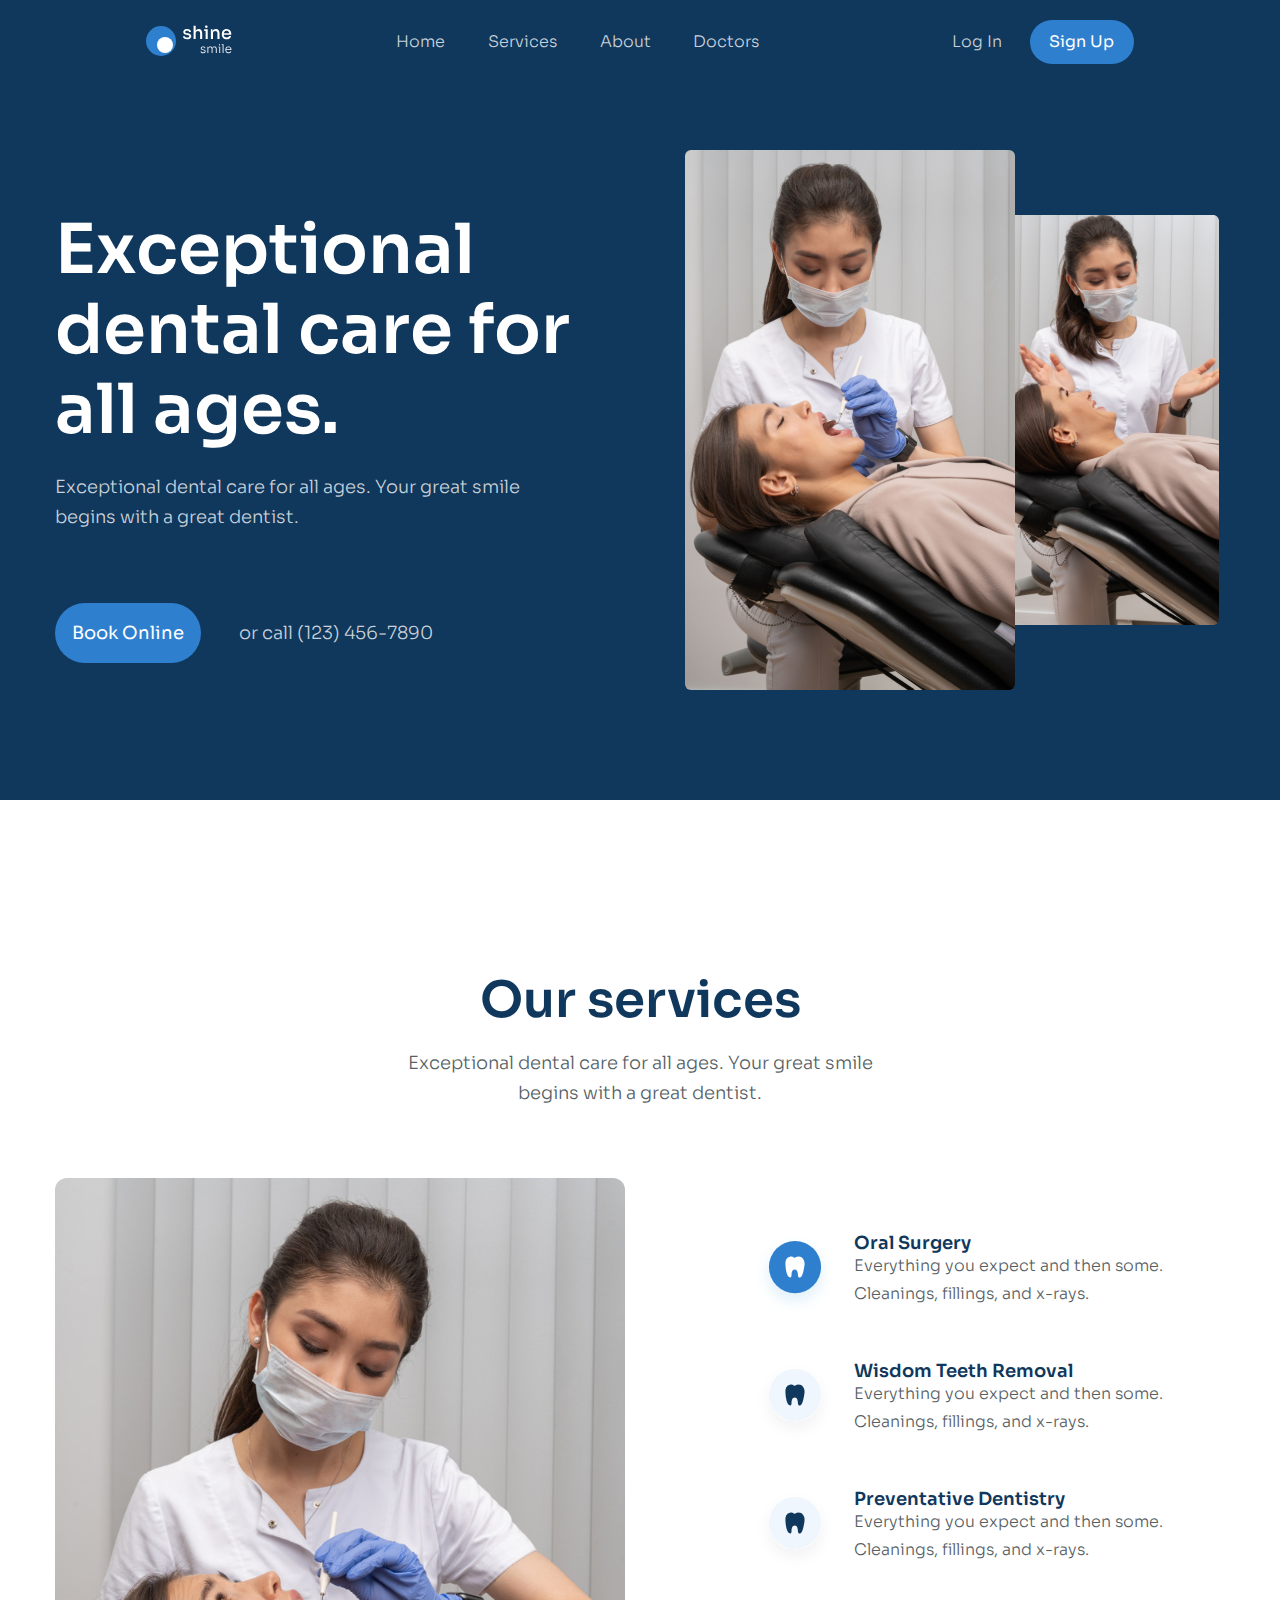
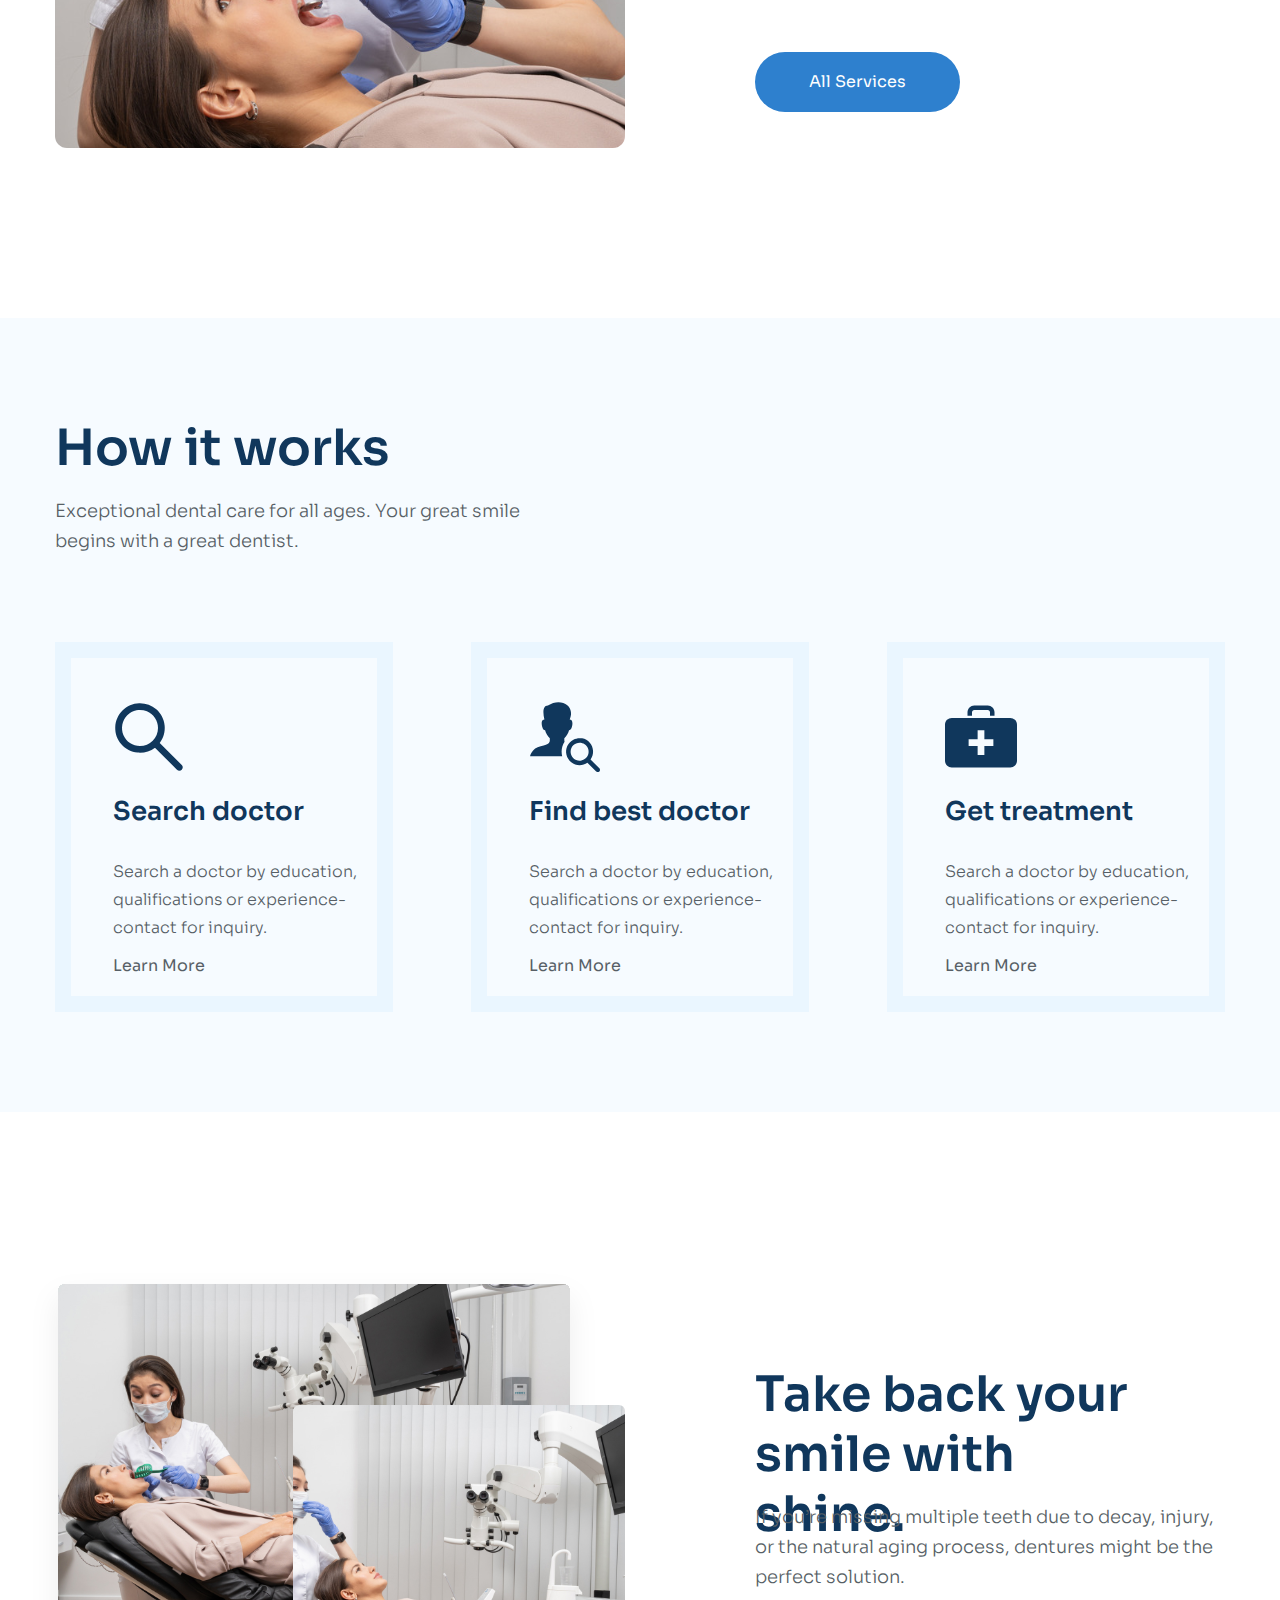
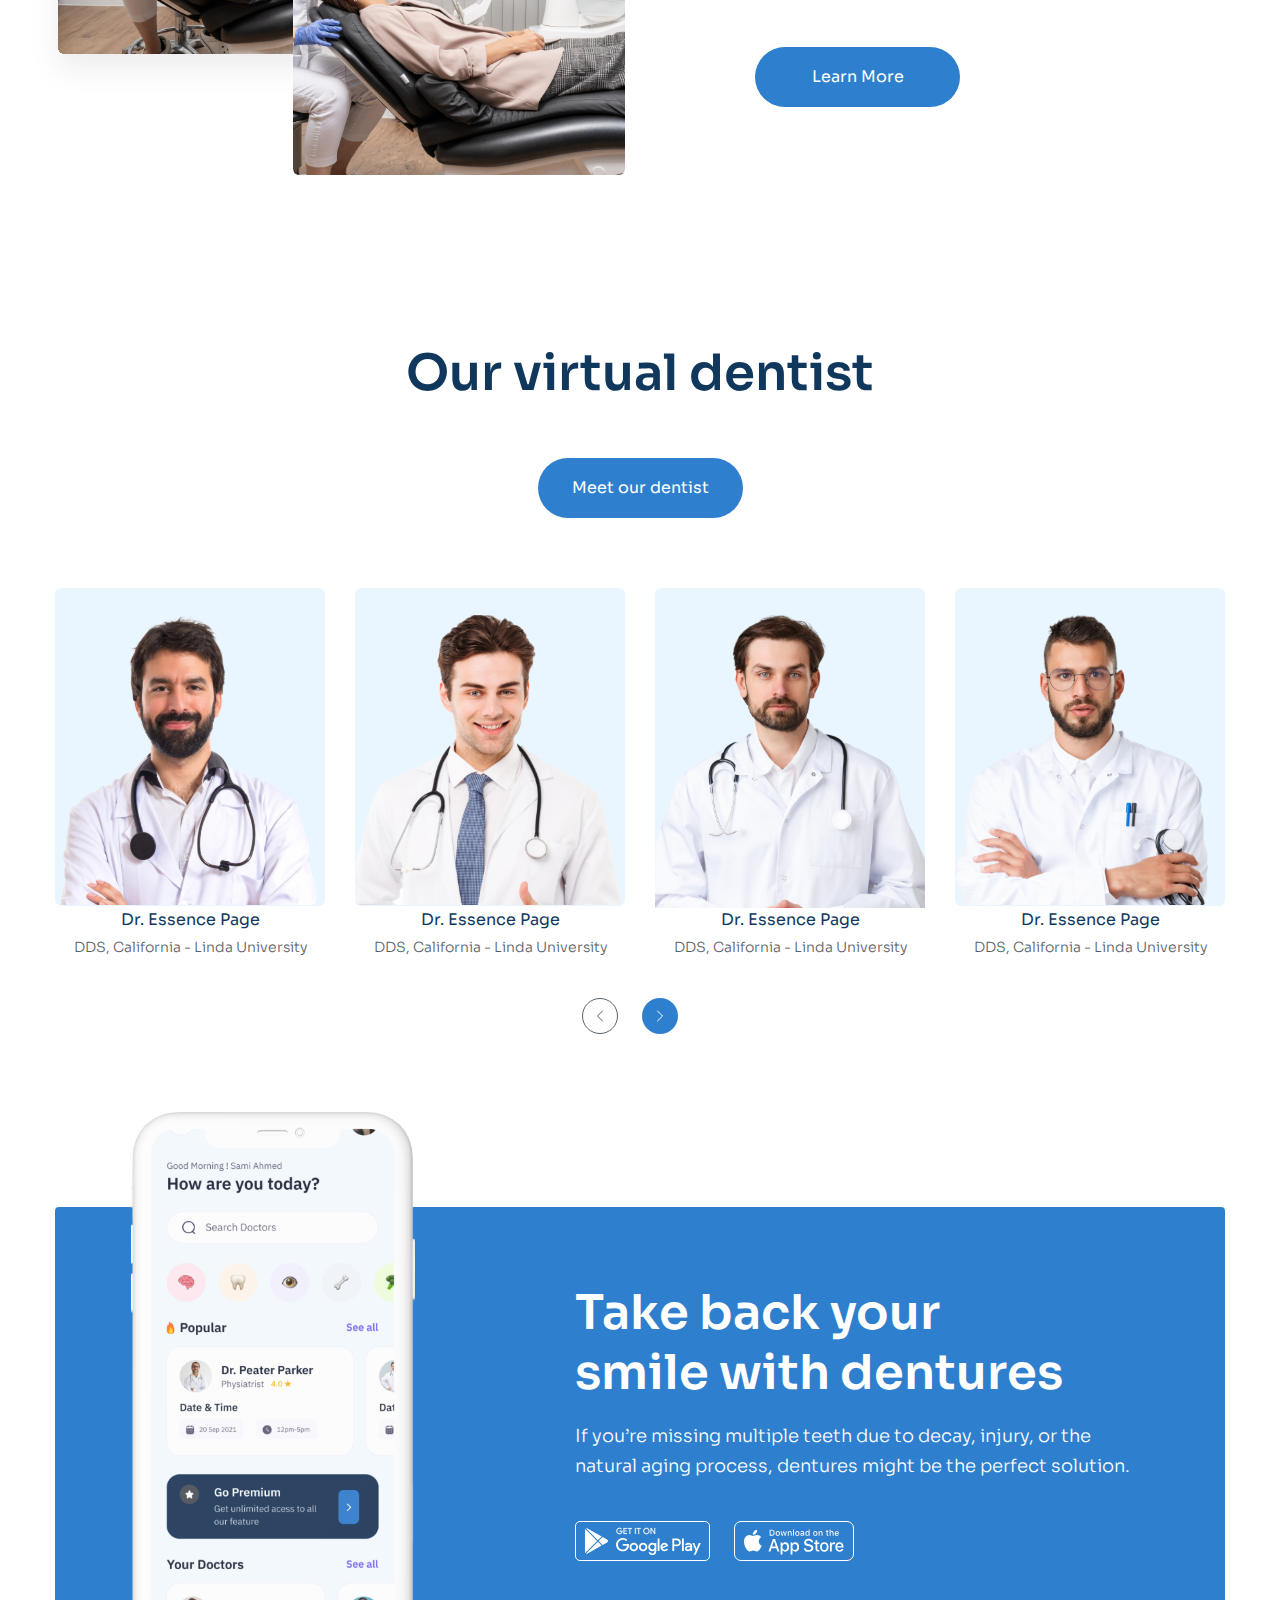
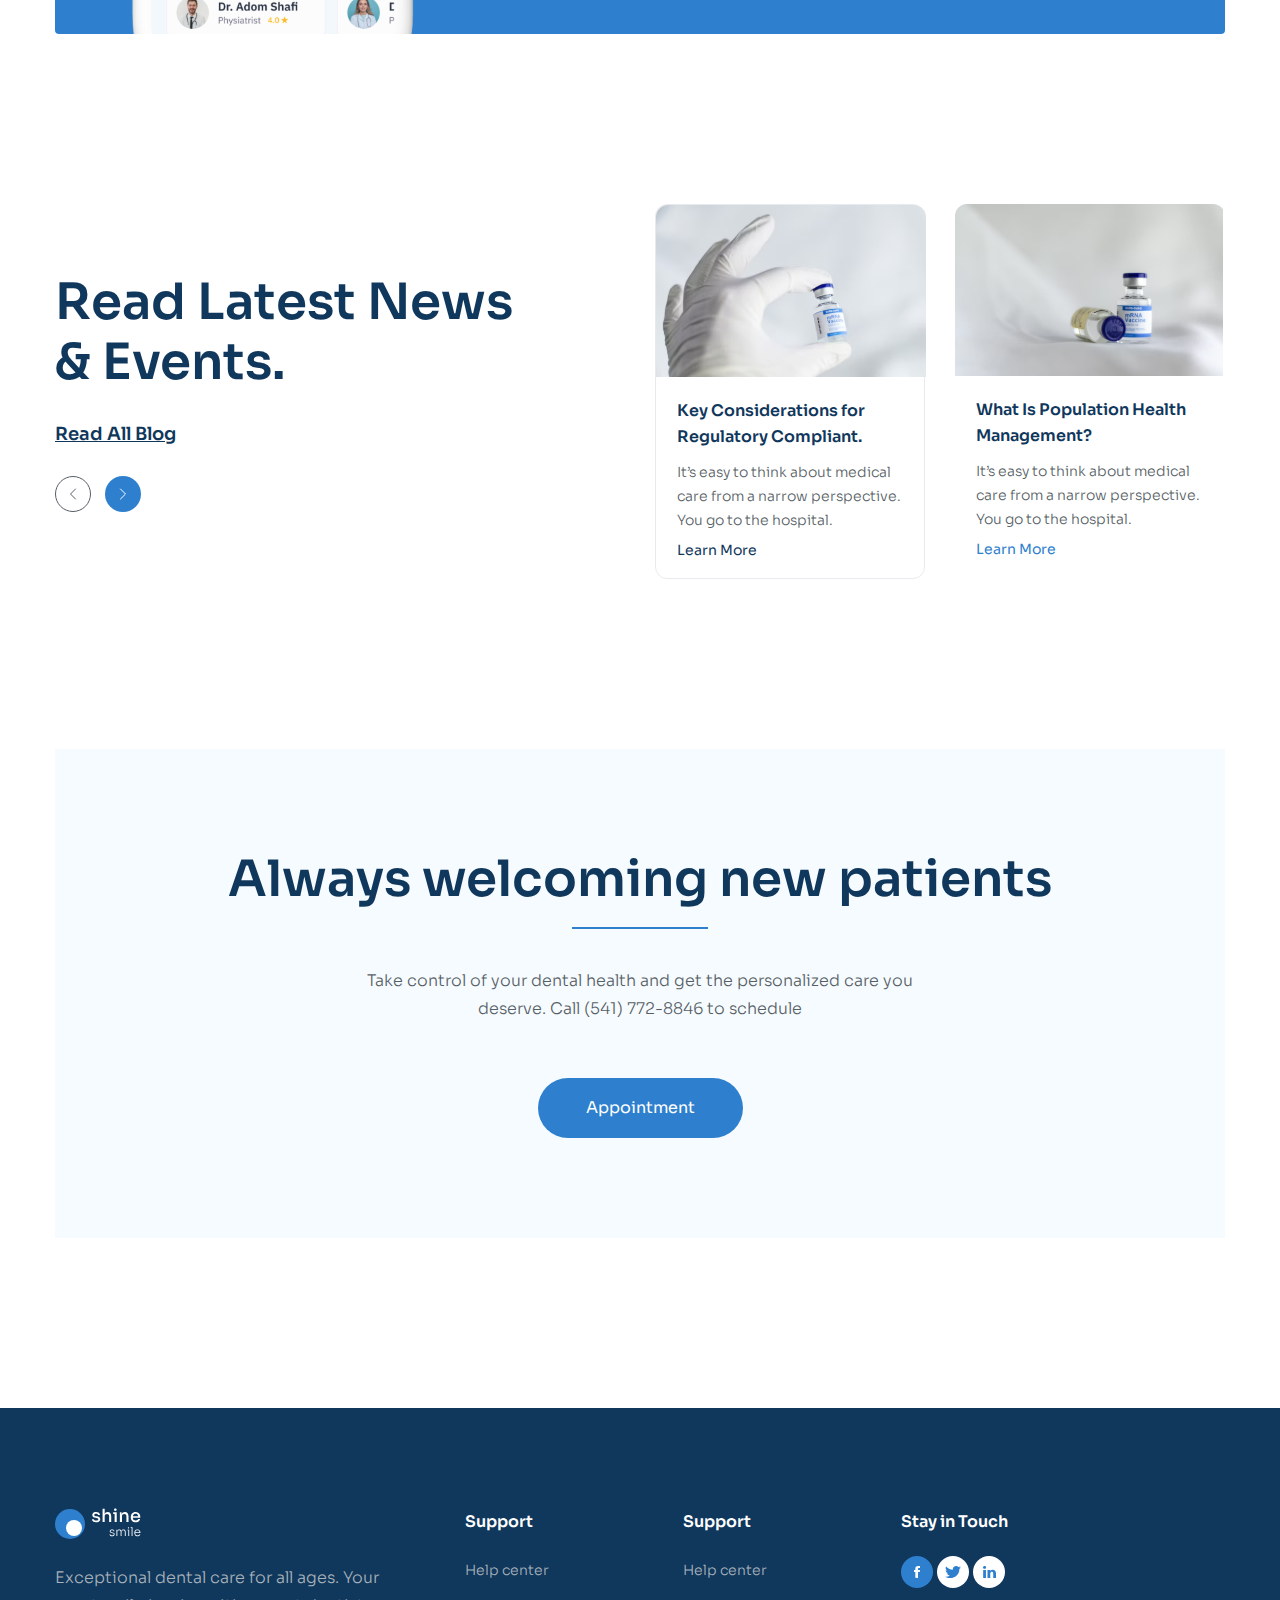
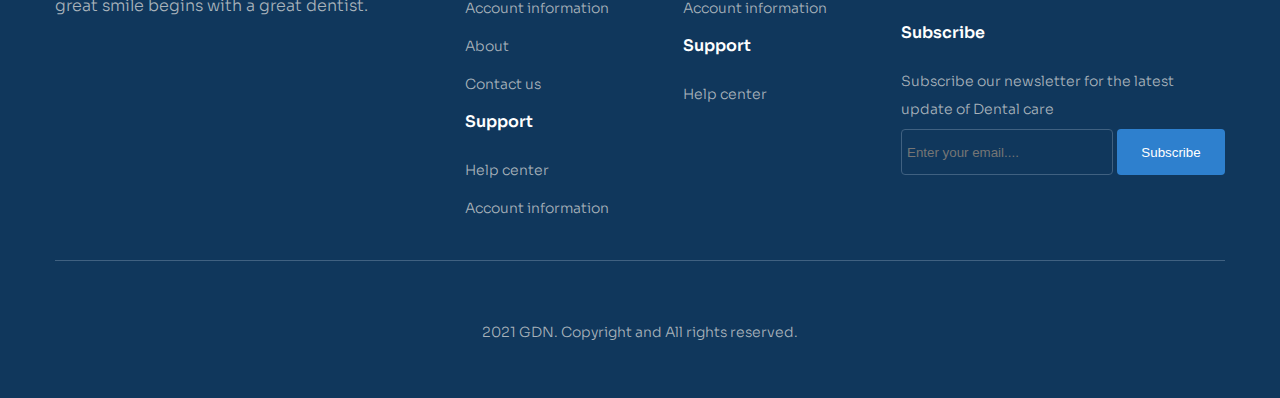
<file: index.html>
<!DOCTYPE html>
<html lang="en">
  <head>
    <meta charset="UTF-8" />
    <meta name="viewport" content="width=device-width, initial-scale=1.0" />
    <link rel="stylesheet" href="./reset.css" />
    <link rel="preconnect" href="https://fonts.googleapis.com" />
    <link rel="preconnect" href="https://fonts.gstatic.com" crossorigin />
    <link
      href="https://fonts.googleapis.com/css2?family=Sora:wght@100..800&display=swap"
      rel="stylesheet"
    />
    <link rel="stylesheet" href="./style.css" />
    <title>Document</title>
  </head>
  <body>
    <header class="header">
      <div class="container">
        <div class="navigation">
          <div class="logo">
            <a href="">
              <img src="./img/Logo.svg" alt="" />
            </a>
          </div>
          <div class="nav">
            <ul>
              <li>
                <a class="nav_button nav_active" href="">Home</a>
              </li>
              <li>
                <a class="nav_button" href="">Services</a>
              </li>
              <li>
                <a class="nav_button" href="">About</a>
              </li>
              <li>
                <a class="nav_button" href="">Doctors</a>
              </li>
            </ul>
          </div>
          <div class="button">
            <a class="btn" href="">Log In</a>
            <a class="btn btn_button" href="">Sign Up</a>
          </div>
        </div>
        <div class="nav_content">
          <div class="nav_text">
            <h1>Exceptional dental care for all ages.</h1>
            <p>
              Exceptional dental care for all ages. Your great smile begins with
              a great dentist.
            </p>
            <div class="book_online">
              <a class="btn_all" href="">Book Online</a>
              <p>or call (123) 456-7890</p>
            </div>
          </div>
          <div class="nav_img">
            <img class="img_first" src="./img/Rectangle 10.svg" alt="" />
            <img src="./img/Rectangle 8.svg" alt="" />
          </div>
        </div>
      </div>
    </header>
    <main>
      <div class="services">
        <div class="container">
          <div class="services_text">
            <h2>Our services</h2>
            <p>
              Exceptional dental care for all ages. Your great smile begins with
              a great dentist.
            </p>
          </div>
          <div class="services_content">
            <img class="sv_img" src="./img/Rectangle 19.svg" alt="" />
            <div class="services_card">
              <div class="cards card_active">
                <img src="./img/Group 4214.svg" alt="" />
                <div class="sv_text">
                  <h3>Oral Surgery</h3>
                  <p>
                    Everything you expect and then some. Cleanings, fillings,
                    and x-rays.
                  </p>
                </div>
              </div>
              <div class="cards">
                <img src="./img/Group 4214 (1)].svg" alt="" />
                <div class="sv_text">
                  <h3>Wisdom Teeth Removal</h3>
                  <p>
                    Everything you expect and then some. Cleanings, fillings,
                    and x-rays.
                  </p>
                </div>
              </div>
              <div class="cards">
                <img src="./img/Group 4214 (1)].svg" alt="" />
                <div class="sv_text">
                  <h3>Preventative Dentistry</h3>
                  <p>
                    Everything you expect and then some. Cleanings, fillings,
                    and x-rays.
                  </p>
                </div>
              </div>
              <a class="btn_all" href="">All Services</a>
            </div>
          </div>
        </div>
      </div>
      <div class="works">
        <div class="container">
          <div class="work_text">
            <h2>How it works</h2>
            <p>
              Exceptional dental care for all ages. Your great smile begins with
              a great dentist.
            </p>
          </div>
          <div class="work_card">
            <div class="card_2 card_2_active">
              <img src="./img/Orion_search.svg" alt="" />
              <h3>Search doctor</h3>
              <p>
                Search a doctor by education, qualifications or
                experience-contact for inquiry.
              </p>
              <a class="learn_more_active" href="">Learn More</a>
            </div>
            <div class="card_2">
              <img src="./img/Orion_find-user.svg" alt="" />
              <h3>Find best doctor</h3>
              <p>
                Search a doctor by education, qualifications or
                experience-contact for inquiry.
              </p>
              <a href="">Learn More</a>
            </div>
            <div class="card_2">
              <img src="./img/Orion_first-aid-kit.svg" alt="" />
              <h3>Get treatment</h3>
              <p>
                Search a doctor by education, qualifications or
                experience-contact for inquiry.
              </p>
              <a href="">Learn More</a>
            </div>
          </div>
        </div>
      </div>
      <div class="about_us">
        <div class="container">
          <div class="about_content">
            <div class="about_img">
              <img class="about_img_1" src="./img/Rectangle 4450.svg" alt="" />
              <img class="about_img_2" src="./img/Rectangle 4449.svg" alt="" />
            </div>
            <div class="about_text">
              <h2>Take back your smile with shine.</h2>
              <p>
                If you’re missing multiple teeth due to decay, injury, or the
                natural aging process, dentures might be the perfect solution.
              </p>
              <a class="btn_all" href="">Learn More</a>
            </div>
          </div>
        </div>
      </div>
      <div class="team">
        <div class="container">
          <div class="team_text">
            <h2>Our virtual dentist</h2>
            <a class="btn_all" href="">Meet our dentist</a>
          </div>
          <div class="team_img">
            <div class="team_card">
              <div class="card_avt">
                <img src="./img/Rectangle 4451.svg" alt="" />
                <img
                  class="avt_2"
                  src="./img/doctor-with-his-arms-crossed-white-background_ccexpress.svg"
                  alt=""
                />
              </div>
              <h4>Dr. Essence Page</h4>
              <p>DDS, California - Linda University</p>
            </div>
            <div class="team_card">
              <div class="card_avt">
                <img src="./img/Rectangle 4451.svg" alt="" />
                <img
                  class="avt_2"
                  src="./img/portrait-smiling-handsome-male-doctor-man_ccexpress.svg"
                  alt=""
                />
              </div>
              <h4>Dr. Essence Page</h4>
              <p>DDS, California - Linda University</p>
            </div>
            <div class="team_card">
              <div class="card_avt">
                <img src="./img/Rectangle 4451.svg" alt="" />
                <img
                  class="avt_2"
                  src="./img/hospital-healthcare-workers-covid-19-treatment-concept-young-doctor-scrubs-making-daily-errands-clinic-listening-patient-symptoms-look-camera-professional-physician-curing-diseases_ccexpress.svg"
                  alt=""
                />
              </div>
              <h4>Dr. Essence Page</h4>
              <p>DDS, California - Linda University</p>
            </div>
            <div class="team_card">
              <div class="card_avt">
                <img src="./img/Rectangle 4451.svg" alt="" />
                <img
                  class="avt_2"
                  src="./img/healthcare-workers-coronavirus-covid-19-pandemic-insurance-concept-close-up-serious-young-doctor-white-coat-glasses-listen-closely-patient-cross-arms-chest-holding-stethoscope_ccexpress 1.svg"
                  alt=""
                />
              </div>
              <h4>Dr. Essence Page</h4>
              <p>DDS, California - Linda University</p>
            </div>
          </div>
          <div class="button_br">
            <a href=""><img src="./img/Group 4219.svg" alt="" /></a>
            <a href=""><img src="./img/Group 4218.svg" alt="" /></a>
          </div>
        </div>
      </div>
      <div class="cta">
        <div class="container">
          <div class="cta_content">
            <div class="cta_left">
              <img class="phone" src="./img/Rectangle.svg" alt="" />
            </div>
            <div class="cta_right">
              <h2>Take back your smile with dentures</h2>
              <p>
                If you’re missing multiple teeth due to decay, injury, or the
                natural aging process, dentures might be the perfect solution.
              </p>
              <div class="logo_icon">
                <a href=""
                  ><img
                    class="logo_new"
                    src="./img/Google Play outline badge.svg"
                    alt=""
                /></a>
                <a href=""
                  ><img
                    class="logo_new"
                    src="./img/App Store outline badge.svg"
                    alt=""
                /></a>
              </div>
            </div>
          </div>
        </div>
      </div>
      <div class="blog">
        <div class="container">
          <div class="blog_content">
            <div class="blog_left">
              <h2>Read Latest News & Events.</h2>
              <a href="">Read All Blog</a>
              <div class="blog_next">
                <a href=""><img src="./img/Group 4219.svg" alt="" /></a>
                <a href=""><img src="./img/Group 4218.svg" alt="" /></a>
              </div>
            </div>
            <div class="blog_right">
              <div class="blog_card blog_1">
                <img src="./img/Image.svg" alt="" />
                <div class="blog_text">
                  <h3>Key Considerations for Regulatory Compliant.</h3>
                  <p>
                    It’s easy to think about medical care from a narrow
                    perspective. You go to the hospital.
                  </p>
                  <a href="">Learn More</a>
                </div>
              </div>
              <div class="blog_card blog_2">
                <img src="./img/Image (1).svg" alt="" />
                <div class="blog_text">
                  <h3>What Is Population Health Management?</h3>
                  <p>
                    It’s easy to think about medical care from a narrow
                    perspective. You go to the hospital.
                  </p>
                  <a href="">Learn More</a>
                </div>
              </div>
            </div>
          </div>
        </div>
      </div>
      <div class="cta_2">
        <div class="container">
          <div class="cta_2_content">
            <h2>Always welcoming new patients</h2>
            <p>
              Take control of your dental health and get the personalized care
              you deserve. Call (541) 772-8846 to schedule
            </p>
            <a class="btn_all" href="">Appointment</a>
          </div>
        </div>
      </div>
    </main>
    <footer class="footer">
      <div class="container">
        <div class="footer_content">
          <div class="footer_ct_1">
            <img src="./img/Logo.svg" alt="" />
            <p>
              Exceptional dental care for all ages. Your great smile begins with
              a great dentist.
            </p>
          </div>
          <div class="footer_ct_2">
            <div class="ct_2_top">
              <h4>Support</h4>
              <p>Help center</p>
              <p>Account information</p>
              <p>About</p>
              <p>Contact us</p>
            </div>
            <div class="ct_2_bot">
              <h4>Support</h4>
              <p>Help center</p>
              <p>Account information</p>
            </div>
          </div>
          <div class="footer_ct_2">
            <div class="ct_2_top">
              <h4>Support</h4>
              <p>Help center</p>
              <p>Account information</p>
            </div>
            <div class="ct_2_bot">
              <h4>Support</h4>
              <p>Help center</p>
            </div>
          </div>
          <div class="footer_ct_4">
            <div class="ct_4_top">
              <h4>Stay in Touch</h4>
              <div class="social">
                <a href="">
                  <img src="./img/Group 431.svg" alt="" />
                </a>
                <a href="">
                  <img src="./img/Group 432.svg" alt="" />
                </a>
                <a href="">
                  <img src="./img/Group 433.svg" alt="" />
                </a>
              </div>
            </div>
            <div class="ct_4_bot">
              <h4>Subscribe</h4>
              <p>
                Subscribe our newsletter for the latest update of Dental care
              </p>
              <div class="text_bt">
                <input type="text" placeholder="Enter your email...." />
                <button>Subscribe</button>
              </div>
            </div>
          </div>
        </div>
        <div class="no_copy">
          <p>2021 GDN. Copyright and All rights reserved.</p>
        </div>
      </div>
    </footer>
  </body>
</html>
</file>
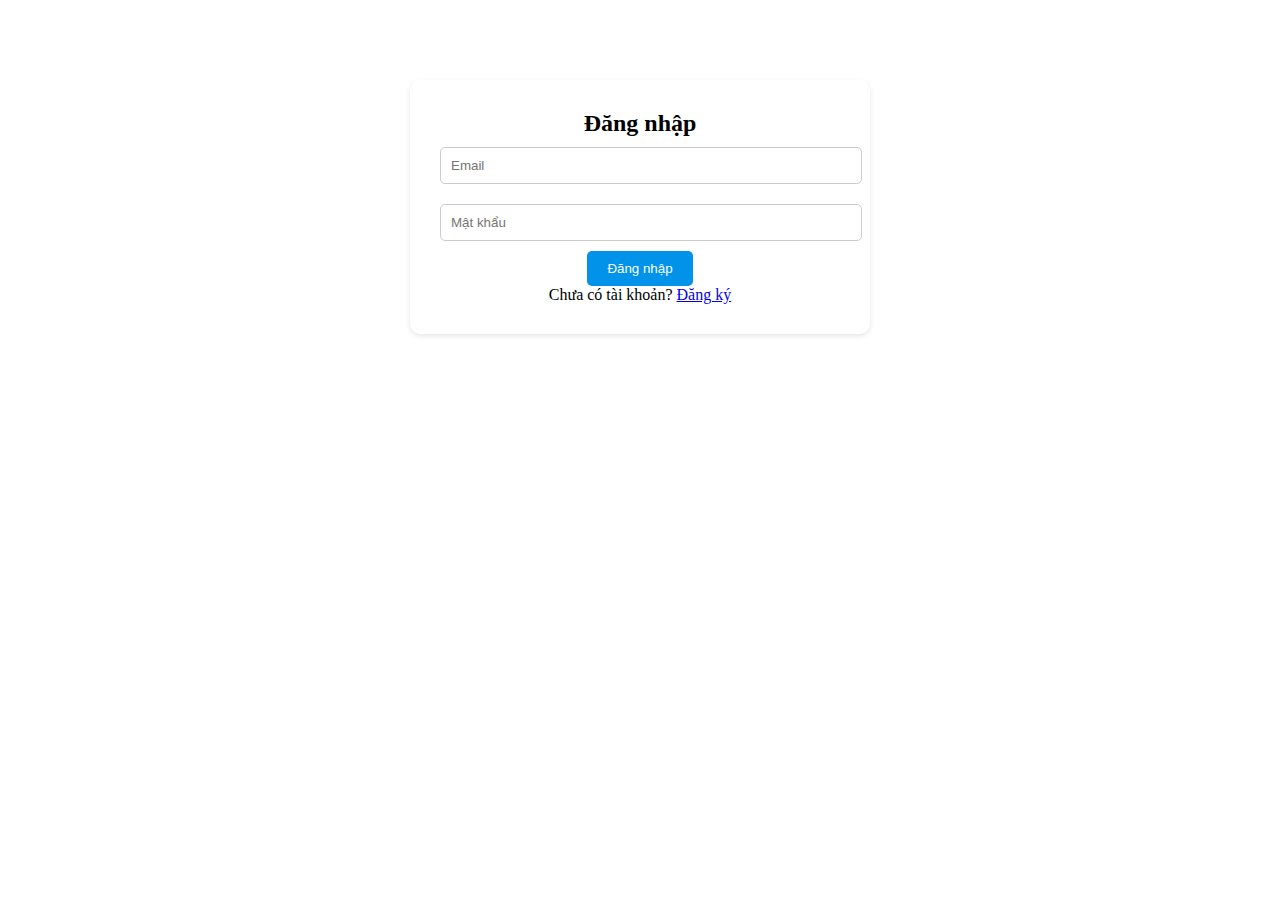
<file: login.html>
<!DOCTYPE html>
<html lang="vi">
  <head>
    <meta charset="UTF-8" />
    <meta name="viewport" content="width=device-width, initial-scale=1.0" />
    <title>Đăng nhập - Shine Smile</title>
    <link rel="icon" type="image/png" href="./img/Group 105.svg" />
    <link rel="stylesheet" href="style2.css" />
  </head>
  <body>
    <div class="form-container">
      <h2>Đăng nhập</h2>
      <form onsubmit="loginUser(event)">
        <input type="email" id="login-email" placeholder="Email" required />
        <input
          type="password"
          id="login-password"
          placeholder="Mật khẩu"
          required
        />
        <button type="submit">Đăng nhập</button>
      </form>
      <p>Chưa có tài khoản? <a href="./register.html">Đăng ký</a></p>
    </div>

    <script src="main.js"></script>
  </body>
</html>
</file>
<file: style.css>
* {
  box-sizing: border-box;
}
html {
  scroll-behavior: smooth;
}
body {
  font-family: "Sora";
}
a {
  text-decoration: none;
}
header {
  background-color: #10375c;
}
.container {
  width: 1170px;
  margin: 0 auto;
}
.navigation {
  padding: 20px 5%;
  display: flex;
  justify-content: space-around;
  align-items: center;
  position: fixed;
  top: 0;
  left: 0;
  width: 100%;
  z-index: 1000;
  background-color: #10375c;
  transition: 0.5s;
}
.navigation.scrolled {
  padding: 10px 5%;
  background-color: #406181;
}
.nav {
  width: 363px;
}
.h1_nav{
  animation: 1s infinite;
}
.nav ul {
  display: flex;
  justify-content: space-between;
}
.nav .nav_button {
  font-weight: 300;
  font-size: 16px;
  line-height: 28px;
  color: #c9d2da;
  transition: 0.5s;
}
.nav_button:hover {
  font-weight: 400;
  font-size: 16px;
  line-height: 28px;
  color: #2e80ce;
}
.button .btn {
  font-weight: 300;
  font-style: Light;
  font-size: 16px;
  line-height: 28px;
  color: #c9d2da;
  margin-left: 28px;
  transition: 0.5s;
}
.btn:hover {
  color: #2e80ce;
  transform: scale(1.05);
}
.button {
  display: flex;
  align-items: baseline;
}
.button .btn_button {
  position: relative;
  display: block;
  width: 104px;
  font-weight: 400;
  font-size: 16px;
  line-height: 44px;
  letter-spacing: 0%;
  background-color: #2e80ce;
  text-align: center;
  color: #fff;
  border-radius: 40px;
  overflow: hidden;
  transition: 0.5s;
}
.button span {
  position: relative;
  z-index: 1;
}
a.btn_button::after {
  content: "";
  display: block;
  position: absolute;
  top: 0;
  left: 0;
  bottom: 0;
  width: 0;
  background-color: #fff;
  transition: 0.5s;
}
.btn_button:hover::after {
  width: 100%;
}
.btn_button:hover {
  color: #10375c;
  transform: scale(1.05);
}
.nav_content {
  padding-top: 150px;
  display: flex;
  padding-bottom: 110px;
}
.nav_text {
  padding-top: 60px;
  width: 517px;
  height: 420px;
  margin-right: 113px;
}
.nav_text h1 {
  width: 517px;
  height: 240px;
  font-weight: 600;
  font-size: 69px;
  line-height: 80px;
  color: #fff;
}
.nav_text p {
  padding-top: 22px;
  width: 468px;
  height: 60px;
  font-family: Sora;
  font-weight: 300;
  font-size: 18px;
  line-height: 30px;
  color: #c9d2da;
}
.book_online {
  padding-top: 38px;
  display: flex;
  align-items: baseline;
  gap: 38px;
}
.book_online a {
  display: inline-block;
  width: 205px;
  line-height: 60px;
  background-color: #2e80ce;
  color: #fff;
  text-align: center;
  border-radius: 30px;
  font-weight: 400;
  font-size: 18px;
}
.nav_img {
  display: flex;
  border-top-right-radius: 6px;
  border-bottom-right-radius: 6px;
}
.img_first {
  margin-right: -6px;
  z-index: 1;
}
.services {
  padding: 170px 0;
}
.services_text h2 {
  font-weight: 600;
  font-size: 50px;
  line-height: 60px;
  letter-spacing: -2%;
  text-align: center;
  color: #10375c;
}
.services_text p {
  padding-top: 18px;
  margin: 0 auto;
  width: 468px;
  height: 60px;
  font-family: Sora;
  font-weight: 300;
  font-size: 18px;
  line-height: 30px;
  letter-spacing: 0%;
  color: #575f66;
  text-align: center;
}
.services_content {
  display: flex;
  justify-content: space-between;
}
img.sv_img {
  padding-top: 88px;
}
.services_card {
  padding-top: 123px;
  width: 470px;
  height: 499px;
}
.cards {
  display: flex;
  width: 470px;
  height: 128px;
  transition: 0.5s;
}
.cards img {
  margin-top: 21px;
  width: 80px;
  height: 80px;
}
.sv_text {
  padding-top: 21px;
  padding-left: 19px;
}
.cards h3 {
  font-weight: 600;
  font-size: 18px;
  line-height: 100%;
  letter-spacing: 0%;
  color: #10375c;
}
.cards p {
  width: 351px;
  height: 56px;
  font-weight: 300;
  font-style: Light;
  font-size: 16px;
  line-height: 28px;
  letter-spacing: 0%;
  color: #575f66;
}
.cards:hover {
  box-shadow: 0 14px 28px #0000000d;
  transform: translateY(-5px);
}
.btn_all {
  position: relative;
  overflow: hidden;
  display: inline-block;
  margin-top: 55px;
  width: 205px;
  line-height: 60px;
  border-radius: 30px;
  background-color: #2e80ce;
  text-align: center;
  color: #fff;
  transition: 0.5s;
}
.btn_all::after {
  content: "";
  display: block;
  position: absolute;
  bottom: 0;
  right: 0;
  left: 0;
  height: 0;
  background-color: #406181;
  transition: 0.5s;
}
.btn_all:hover {
  color: #2e80ce;
}
.btn_all:hover::after {
  top: 0;
  height: 100%;
}
.btn_all_span {
  position: relative;
  z-index: 1;
}
.works {
  padding: 100px 0;
  background-color: #f6fbff;
}
.work_text {
  width: 468px;
  height: 138px;
}
.work_text h2 {
  font-weight: 600;
  font-size: 50px;
  line-height: 60px;
  letter-spacing: -2%;
  color: #10375c;
}
.work_text p {
  font-weight: 300;
  font-size: 18px;
  line-height: 30px;
  letter-spacing: 0%;
  color: #575f66;
  padding-top: 18px;
}
.work_card {
  padding-top: 86px;
  display: flex;
  justify-content: space-between;
  gap: 30px;
}
.card_2 {
  width: 338px;
  height: 370px;
  border: 16px solid #eaf6ff;
  padding: 43px 42px;
  transition: 1s;
}
.card_2 h3 {
  font-weight: 600;
  font-size: 26px;
  line-height: 36px;
  letter-spacing: 0%;
  color: #10375c;
  padding-top: 18px;
}
.card_2 p {
  padding-top: 28px;
  width: 254px;
  height: 84px;
  font-weight: 300;
  font-size: 16px;
  line-height: 28px;
  letter-spacing: 0%;
  color: #575f66;
}
.card_2 a {
  display: inline-block;
  padding-top: 38px;
  font-weight: 400;
  font-size: 16px;
  line-height: 28px;
  letter-spacing: 0%;
  color: #575f66;
}
.card_2:hover {
  border: 16px solid #2e80ce;
  translate: 0 -16px;
  scale: 1.05;
}
a.learn {
  transition: 1s;
}
.card_2:hover a.learn {
  color: #2e80ce;
}
.about_us {
  padding: 170px 0;
}
.about_content {
  display: flex;
  justify-content: space-between;
}
.about_img {
  width: 570px;
  height: 491px;
}
.about_img_1 {
  left: -25px;
  top: -12px;
  position: relative;
}
.about_img_2 {
  left: 238px;
  top: -306px;
  position: relative;
}
.about_text {
  padding-top: 82px;
  width: 470px;
  height: 326px;
  opacity: 1;
}
.about_text h2 {
  width: 420px;
  height: 120px;
  font-weight: 600;
  font-size: 49px;
  line-height: 60px;
  letter-spacing: -2%;
  color: #10375c;
}
.about_text p {
  padding-top: 18px;
  font-weight: 300;
  font-size: 18px;
  line-height: 30px;
  letter-spacing: 0%;
  color: #575f66;
}
.card_avt {
  width: 270px;
  height: 318px;
  opacity: 1;
  border-radius: 6px;
}
.card_avt:hover .avt_2 {
  transform: scale(1.05);
}
.avt_2 {
  top: -294px;
  position: relative;
  transition: 0.5s;
}
.team_text {
  display: flex;
  flex-direction: column;
  align-items: center;
}
.team_text h2 {
  font-weight: 600;
  font-size: 50px;
  line-height: 60px;
  letter-spacing: -2%;
  text-align: center;
  color: #10375c;
}
.team_img {
  padding-top: 70px;
  display: flex;
  justify-content: space-between;
  position: relative;
}
.team_card h4 {
  font-weight: 400;
  font-size: 16px;
  line-height: 28px;
  text-align: center;
  color: #10375c;
}
.team_card p {
  font-weight: 300;
  font-style: Light;
  font-size: 14px;
  line-height: 26px;
  letter-spacing: 0%;
  text-align: center;
  color: #575f66;
}
.button_br {
  padding-top: 38px;
  text-align: center;
}
.button_br a {
  margin-right: 20px;
}
.cta {
  padding: 170px 0;
}
.cta_content {
  height: 427px;
  background-color: #2e80ce;
  display: flex;
  border-radius: 4px;
}
.cta_left {
  padding-left: 76px;
}
.phone {
  position: relative;
  top: -95px;
}
.cta_right {
  padding-top: 76px;
  padding-left: 160px;
}
.cta_right h2 {
  width: 489px;
  height: 120px;
  font-weight: 600;
  font-size: 48px;
  line-height: 60px;
  letter-spacing: -2%;
  color: #fff;
}
.cta_right p {
  width: 580px;
  height: 60px;
  font-weight: 300;
  font-size: 18px;
  line-height: 30px;
  letter-spacing: 0%;
  color: #ffffff;
  padding-top: 18px;
}
.logo_icon {
  padding-top: 58px;
}
.logo_icon a {
  margin-right: 20px;
}
.logo_new {
  transition: 1s;
}
.logo_new:hover {
  box-shadow: 2px 2px 10px pink;
}
.blog_content {
  display: flex;
  justify-content: space-between;
}
.blog_left {
  padding-top: 68px;
}
.blog_left h2 {
  width: 470px;
  height: 120px;
  font-weight: 600;
  font-size: 50px;
  line-height: 60px;
  letter-spacing: -2%;
  color: #10375c;
}
.blog_left a {
  display: inline-block;
  padding-top: 28px;
  margin-right: 10px;
  font-weight: 600;
  font-size: 18px;
  line-height: 28px;
  text-decoration: underline;
  text-decoration-style: solid;
  color: #10375c;
}
.blog_right {
  display: flex;
  gap: 30px;
}
.blog_card {
  width: 270px;
  height: 375px;
  border-radius: 12px;
}
.blog_text {
  padding: 18px 21px;
}
.blog_card h3 {
  font-weight: 600;
  font-size: 16px;
  line-height: 26px;
  letter-spacing: 0%;
  color: #10375c;
}
.blog_card p {
  padding: 10px 0;
  font-weight: 300;
  font-size: 14px;
  line-height: 24px;
  letter-spacing: 0%;
  color: #575f66;
}
.blog_card a {
  font-weight: 400;
  font-size: 14px;
  line-height: 100%;
  letter-spacing: 0%;
}
.blog_1 {
  border: 1px solid #e8ebee;
  transition: 1s;
}
.blog_1:hover {
  transform: scale(1.05);
}
.blog_1 a {
  color: #10375c;
}
.blog_2 a {
  color: #2e80ce;
}
.cta_2 {
  padding: 170px 0;
}
.cta_2_content {
  padding: 100px 0;
  background-color: #f6fbff;
  display: flex;
  flex-direction: column;
  align-items: center;
}
.cta_2_content h2 {
  font-weight: 600;
  font-size: 50px;
  line-height: 60px;
  letter-spacing: -2%;
  text-align: center;
  color: #10375c;
  display: flex;
  flex-direction: column;
  align-items: center;
}
.cta_2_content h2::after {
  margin-top: 18px;
  content: "";
  display: inline-block;
  width: 136px;
  height: 2px;
  background-color: #2e80ce;
}
.cta_2_content p {
  width: 617px;
  height: 56px;
  font-weight: 300;
  font-style: Light;
  font-size: 16px;
  line-height: 28px;
  letter-spacing: 0%;
  text-align: center;
  margin: 38px auto 0;
  color: #575f66;
}
.footer {
  background-color: #10375c;
  padding: 100px 0 42px;
}
.footer_content {
  display: flex;
  justify-content: space-between;
  border-bottom: 1px solid #406181;
  padding-bottom: 28px;
}
.footer_content p,
.no_copy p {
  font-weight: 300;
  font-size: 14px;
  line-height: 28px;
  letter-spacing: 0%;
  color: #a9b3bb;
  padding-bottom: 10px;
}
.footer_content h4 {
  font-weight: 600;
  font-size: 16px;
  line-height: 28px;
  letter-spacing: 0%;
  color: #ffffff;
  padding-bottom: 20px;
}
.footer_ct_1 p {
  padding-top: 21px;
  width: 336px;
  height: 56px;
  font-size: 16px;
}
.footer_ct-2 {
  width: 134px;
}
.social {
  padding-bottom: 28px;
}
.footer_ct_4 p {
  width: 273px;
  height: 52px;
}
.text_bt {
  padding-top: 10px;
}
input {
  /* padding: 14px; */
  padding-left: 5px;
  width: 212px;
  height: 46px;
  background-color: #10375c;
  border: 1px solid #406181;
  border-radius: 4px;
  outline: none;
  color: #ffffff;
}
button {
  width: 108px;
  height: 46px;
  border-radius: 4px;
  background-color: #2e80ce;
  border: #2e80ce;
  color: #ffffff;
  cursor: pointer;
}
.no_copy p {
  text-align: center;
  padding-top: 57px;
}
</file>
<file: style2.css>
* {
  margin: 0;
}
.form-container {
  max-width: 400px;
  margin: 80px auto;
  background: white;
  padding: 30px;
  border-radius: 10px;
  box-shadow: 0 2px 5px rgba(0, 0, 0, 0.1);
  text-align: center;
}

.form-container input {
  width: 100%;
  margin: 10px 0;
  padding: 10px;
  border-radius: 5px;
  border: 1px solid #ccc;
}

.form-container button {
  background: #0093e9;
  color: white;
  padding: 10px 20px;
  border: none;
  border-radius: 5px;
  cursor: pointer;
}

.form-container button:hover {
  background: #007acc;
}
/* Services */
.section {
  padding: 60px 10%;
  text-align: center;
}

.section h2 {
  font-size: 28px;
  color: #0093e9;
  margin-bottom: 10px;
}

.subtitle {
  color: #555;
  margin-bottom: 30px;
}

.service-grid {
  display: grid;
  grid-template-columns: repeat(auto-fit, minmax(250px, 1fr));
  gap: 25px;
}

.service-card {
  background: #fff;
  border-radius: 15px;
  padding: 25px;
  box-shadow: 0 2px 10px rgba(0, 0, 0, 0.1);
  transition: transform 0.3s, box-shadow 0.3s;
}

.service-card:hover {
  transform: translateY(-5px);
  box-shadow: 0 5px 20px rgba(0, 0, 0, 0.15);
}

.service-card img {
  width: 80px;
  height: 80px;
  margin-bottom: 15px;
}

.btn-service {
  margin-top: 10px;
  background: #0093e9;
  color: white;
  border: none;
  padding: 10px 20px;
  border-radius: 25px;
  cursor: pointer;
  transition: background 0.3s;
}

.btn-service:hover {
  background: #007acc;
}
</file>
